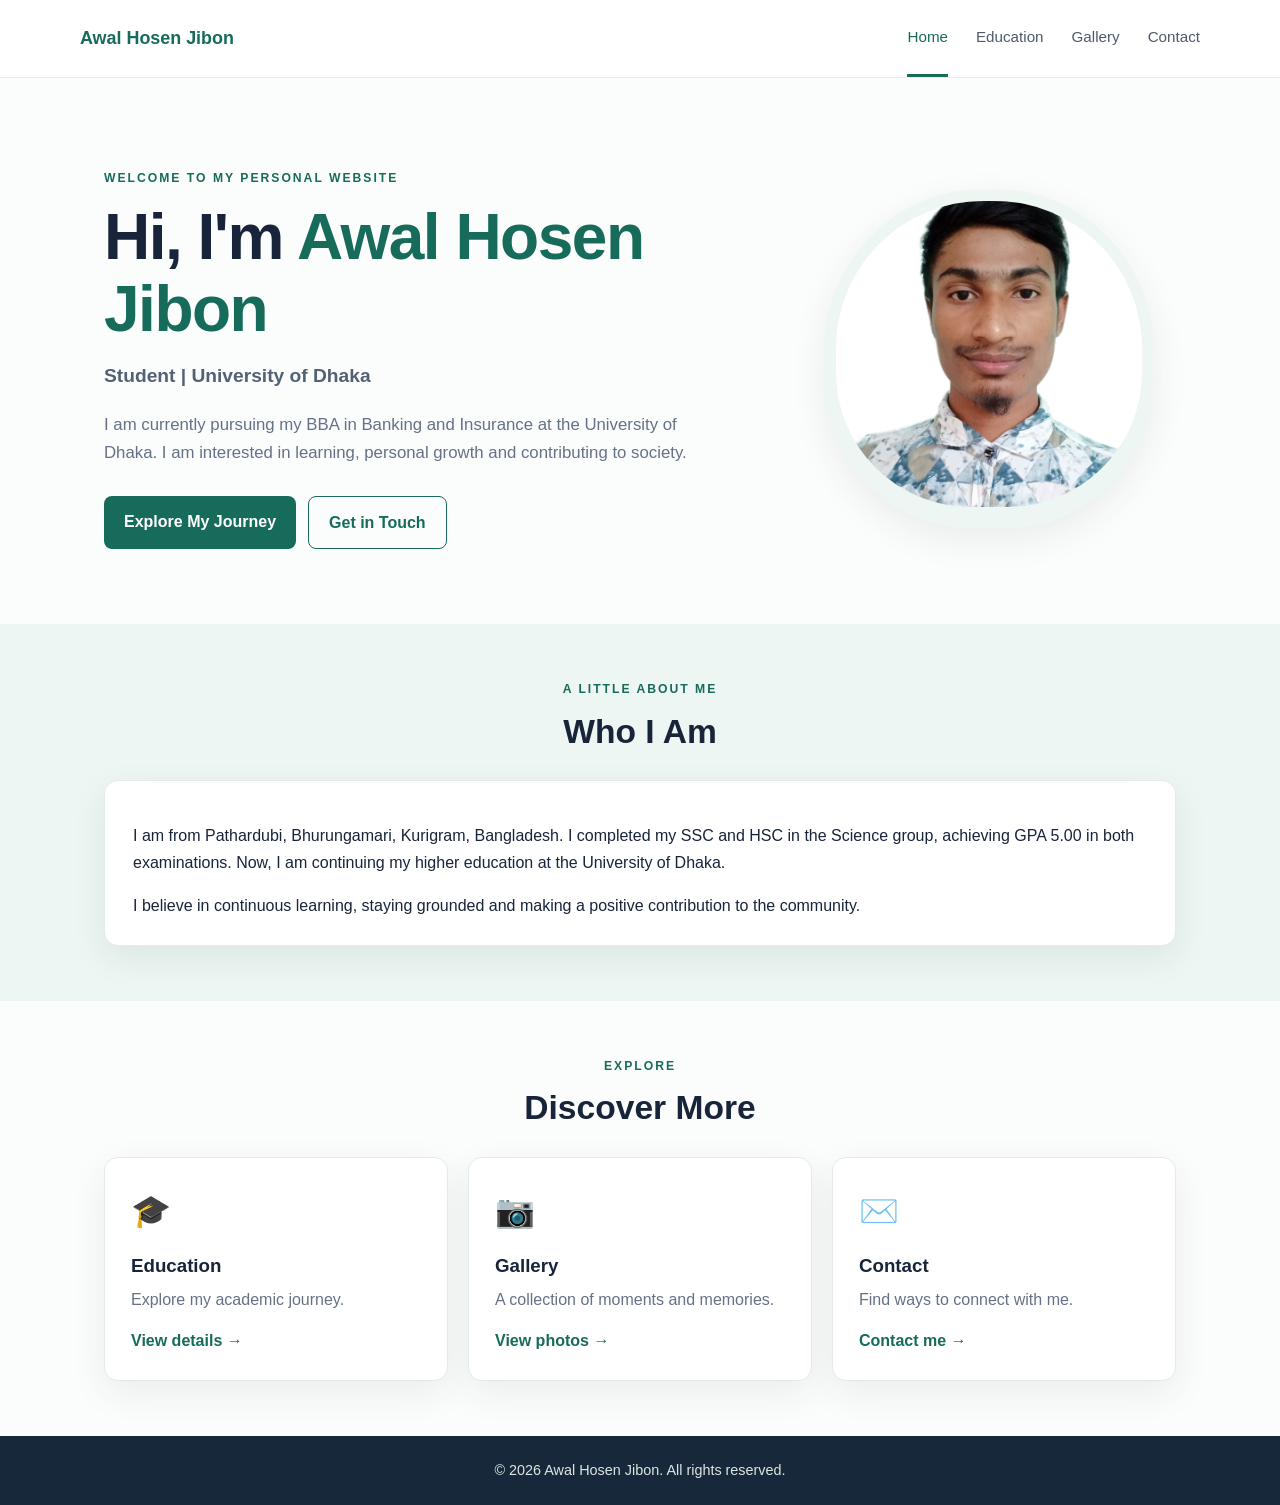
<file: index.html>
<!DOCTYPE html>
<html lang="en">
<head>
  <meta charset="UTF-8">
  <meta name="viewport" content="width=device-width, initial-scale=1.0">
  <title>Awal Hosen Jibon | Home</title>
  <meta name="description" content="Personal website of Awal Hosen Jibon, a student of Banking and Insurance at the University of Dhaka.">
  <link rel="canonical" href="https://awalhosenjibon.github.io/">
  <link rel="stylesheet" href="css/style.css">
</head>
<body>
  <header class="site-header">
    <a class="brand" href="index.html">Awal Hosen Jibon</a>
    <button class="menu-toggle" aria-label="Toggle navigation" aria-expanded="false">☰</button>
    <nav class="main-nav">
      <a class="active" href="index.html">Home</a>
      <a href="pages/education.html">Education</a>
      <a href="pages/gallery.html">Gallery</a>
      <a href="pages/contact.html">Contact</a>
    </nav>
  </header>

  <main>
    <section class="hero">
      <div class="hero-content">
        <p class="eyebrow">WELCOME TO MY PERSONAL WEBSITE</p>
        <h1>Hi, I'm <span>Awal Hosen Jibon</span></h1>
        <h2>Student | University of Dhaka</h2>
        <p class="lead">I am currently pursuing my BBA in Banking and Insurance at the University of Dhaka. I am interested in learning, personal growth and contributing to society.</p>
        <div class="hero-actions">
          <a class="button" href="pages/education.html">Explore My Journey</a>
          <a class="button button-outline" href="pages/contact.html">Get in Touch</a>
        </div>
      </div>
      <div class="hero-photo-wrap">
        <img class="profile-photo" src="profile.png" alt="Portrait of Awal Hosen Jibon">
      </div>
    </section>

    <section class="section intro-section">
      <div class="section-heading">
        <p class="eyebrow">A LITTLE ABOUT ME</p>
        <h2>Who I Am</h2>
      </div>
      <div class="content-card">
        <p>I am from Pathardubi, Bhurungamari, Kurigram, Bangladesh. I completed my SSC and HSC in the Science group, achieving GPA 5.00 in both examinations. Now, I am continuing my higher education at the University of Dhaka.</p>
        <p>I believe in continuous learning, staying grounded and making a positive contribution to the community.</p>
      </div>
    </section>

    <section class="section quick-links">
      <div class="section-heading">
        <p class="eyebrow">EXPLORE</p>
        <h2>Discover More</h2>
      </div>
      <div class="card-grid">
        <a class="feature-card" href="pages/education.html"><span class="feature-icon">🎓</span><h3>Education</h3><p>Explore my academic journey.</p><span class="card-link">View details →</span></a>
        <a class="feature-card" href="pages/gallery.html"><span class="feature-icon">📷</span><h3>Gallery</h3><p>A collection of moments and memories.</p><span class="card-link">View photos →</span></a>
        <a class="feature-card" href="pages/contact.html"><span class="feature-icon">✉️</span><h3>Contact</h3><p>Find ways to connect with me.</p><span class="card-link">Contact me →</span></a>
      </div>
    </section>
  </main>

  <footer class="site-footer"><p>© <span class="current-year"></span> Awal Hosen Jibon. All rights reserved.</p></footer>
  <script src="js/script.js"></script>
</body>
</html>
</file>
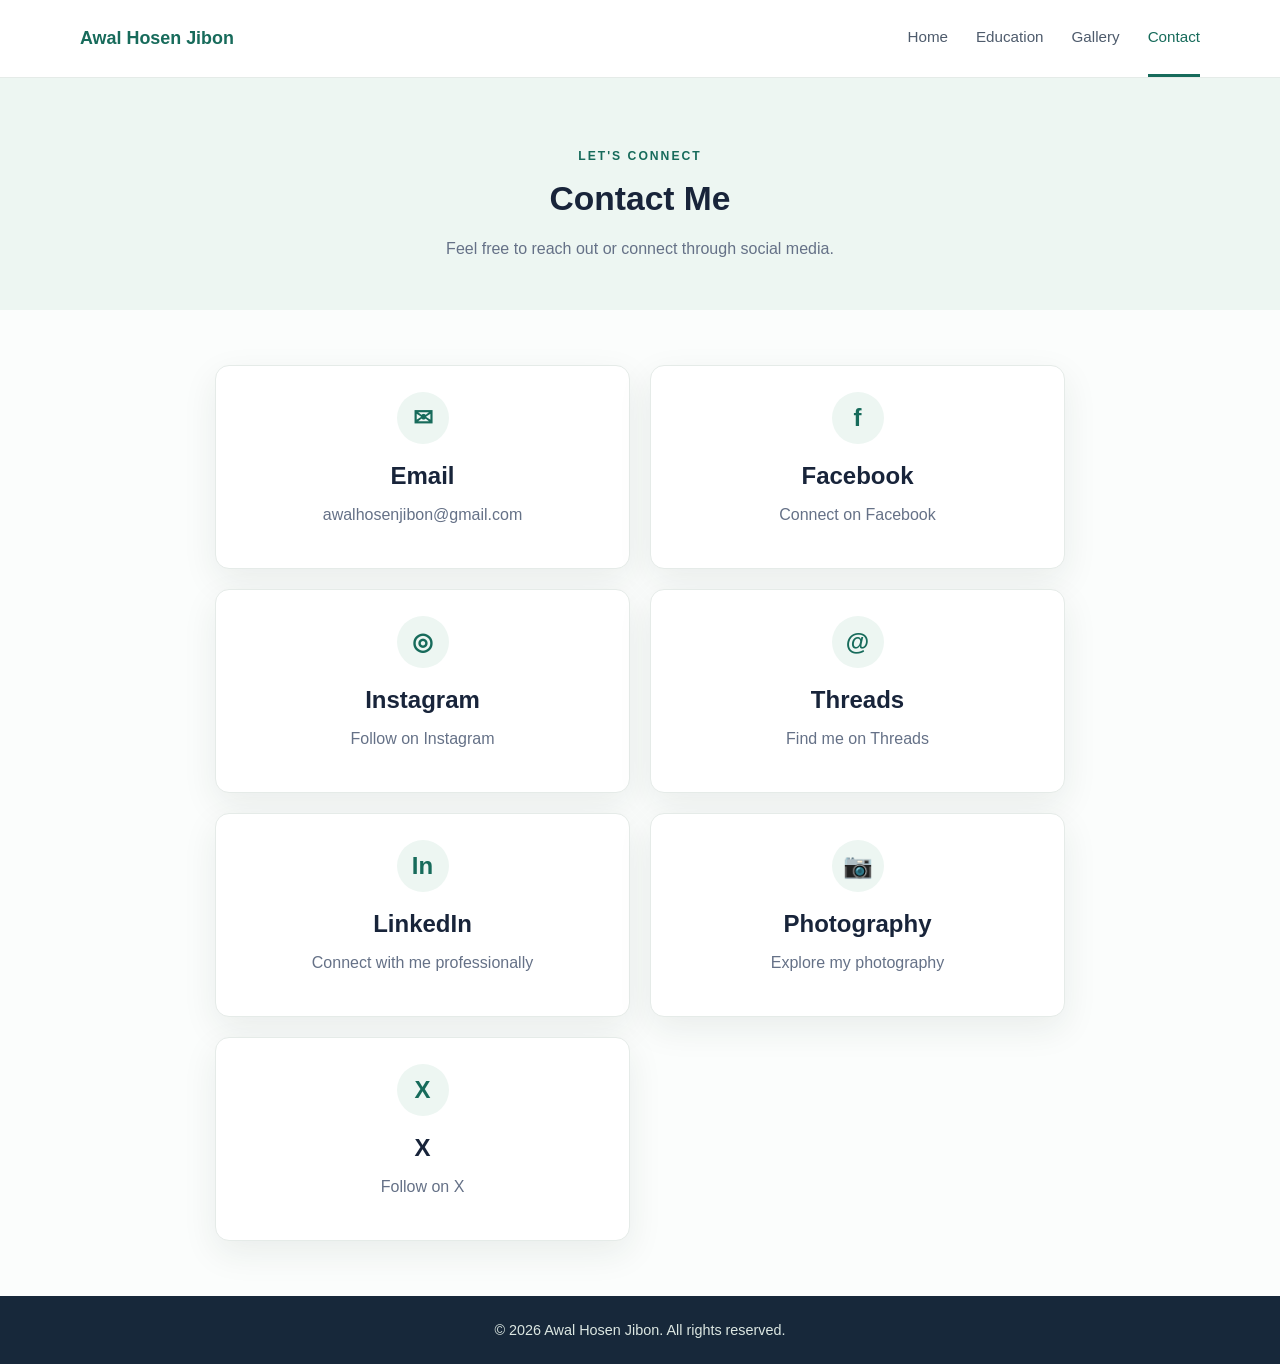
<file: pages/contact.html>
<!DOCTYPE html>
<html lang="en">
<head>
  <meta charset="UTF-8">
  <meta name="viewport" content="width=device-width, initial-scale=1.0">
  <title>Contact | Awal Hosen Jibon</title>
  <meta name="description" content="Contact and social media links for Awal Hosen Jibon.">
  <link rel="canonical" href="https://awalhosenjibon.github.io/pages/contact.html">
  <link rel="stylesheet" href="../css/style.css">
</head>
<body>
  <header class="site-header">
    <a class="brand" href="../index.html">Awal Hosen Jibon</a>
    <button class="menu-toggle" aria-label="Toggle navigation" aria-expanded="false">☰</button>
    <nav class="main-nav">
      <a href="../index.html">Home</a><a href="education.html">Education</a><a href="gallery.html">Gallery</a><a class="active" href="contact.html">Contact</a>
    </nav>
  </header>
  <main class="page-main">
    <section class="page-banner"><p class="eyebrow">LET'S CONNECT</p><h1>Contact Me</h1><p>Feel free to reach out or connect through social media.</p></section>
    <section class="section">
      <div class="contact-grid">
        <a class="contact-card" href="mailto:awalhosenjibon@gmail.com"><span class="contact-icon">✉</span><h2>Email</h2><p>awalhosenjibon@gmail.com</p></a>
        <a class="contact-card" href="https://www.facebook.com/awalhosenjibon" target="_blank" rel="noopener noreferrer"><span class="contact-icon">f</span><h2>Facebook</h2><p>Connect on Facebook</p></a>
        <a class="contact-card" href="https://www.instagram.com/awalhosenjibon" target="_blank" rel="noopener noreferrer"><span class="contact-icon">◎</span><h2>Instagram</h2><p>Follow on Instagram</p></a>
        <a class="contact-card" href="https://www.threads.com/@awalhosenjibon" target="_blank" rel="noopener noreferrer"><span class="contact-icon">@</span><h2>Threads</h2><p>Find me on Threads</p></a>
         <a class="contact-card" href="https://bd.linkedin.com/in/awalhosenjibon" target="_blank" rel="noopener noreferrer"><span class="contact-icon">In</span><h2>LinkedIn</h2><p>Connect with me professionally</p></a>
         <a class="contact-card"href="https://www.facebook.com/share/1K5Ce6yWRS/"target="_blank"rel="noopener noreferrer"><span class="contact-icon">📷</span><h2>Photography</h2><p>Explore my photography</p></a>
         <a class="contact-card"href="https://x.com/awalhosenjibon1"target="_blank"rel="noopener noreferrer"><span class="contact-icon">X</span><h2>X</h2><p>Follow on X</p></a>
      
      </div>
      </div>
    </section>
  </main>
  <footer class="site-footer"><p>© <span class="current-year"></span> Awal Hosen Jibon. All rights reserved.</p></footer>
  <script src="../js/script.js"></script>
</body>
</html>
</file>
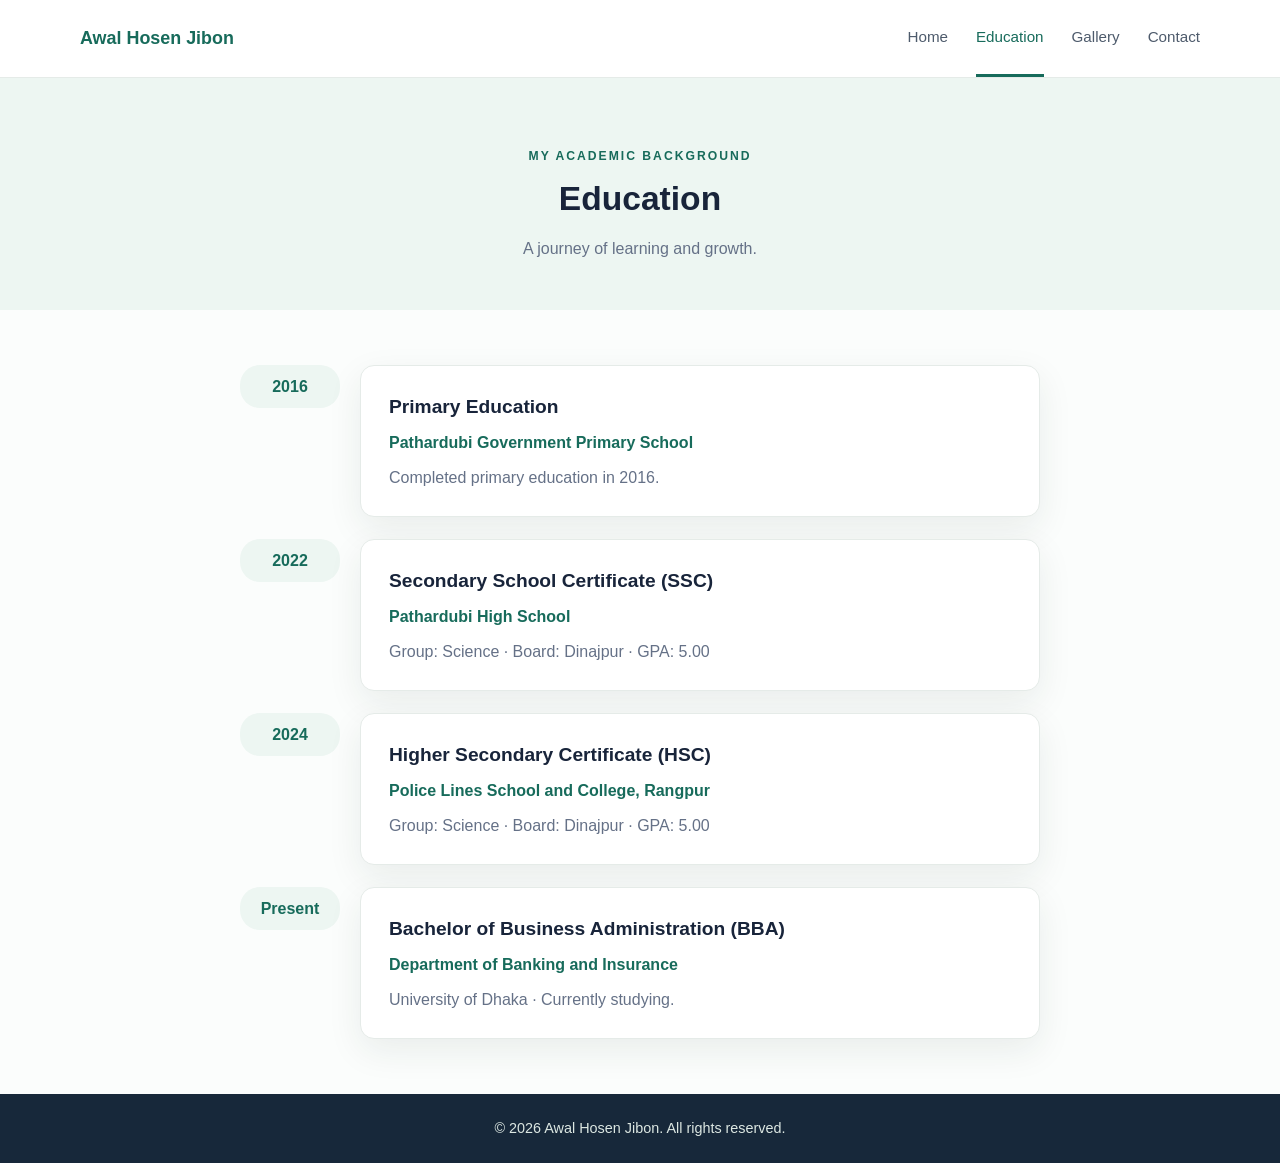
<file: pages/education.html>
<!DOCTYPE html>
<html lang="en">
<head>
  <meta charset="UTF-8">
  <meta name="viewport" content="width=device-width, initial-scale=1.0">
  <title>Education | Awal Hosen Jibon</title>
  <meta name="description" content="Academic background and educational journey of Awal Hosen Jibon.">
  <link rel="canonical" href="https://awalhosenjibon.github.io/pages/education.html">
  <link rel="stylesheet" href="../css/style.css">
</head>
<body>
  <header class="site-header">
    <a class="brand" href="../index.html">Awal Hosen Jibon</a>
    <button class="menu-toggle" aria-label="Toggle navigation" aria-expanded="false">☰</button>
    <nav class="main-nav">
      <a href="../index.html">Home</a><a class="active" href="education.html">Education</a><a href="gallery.html">Gallery</a><a href="contact.html">Contact</a>
    </nav>
  </header>
  <main class="page-main">
    <section class="page-banner"><p class="eyebrow">MY ACADEMIC BACKGROUND</p><h1>Education</h1><p>A journey of learning and growth.</p></section>
    <section class="section">
      <div class="timeline">
        <article class="timeline-item"><span class="timeline-year">2016</span><div class="content-card"><h2>Primary Education</h2><h3>Pathardubi Government Primary School</h3><p>Completed primary education in 2016.</p></div></article>
        <article class="timeline-item"><span class="timeline-year">2022</span><div class="content-card"><h2>Secondary School Certificate (SSC)</h2><h3>Pathardubi High School</h3><p>Group: Science · Board: Dinajpur · GPA: 5.00</p></div></article>
        <article class="timeline-item"><span class="timeline-year">2024</span><div class="content-card"><h2>Higher Secondary Certificate (HSC)</h2><h3>Police Lines School and College, Rangpur</h3><p>Group: Science · Board: Dinajpur · GPA: 5.00</p></div></article>
        <article class="timeline-item"><span class="timeline-year">Present</span><div class="content-card"><h2>Bachelor of Business Administration (BBA)</h2><h3>Department of Banking and Insurance</h3><p>University of Dhaka · Currently studying.</p></div></article>
      </div>
    </section>
  </main>
  <footer class="site-footer"><p>© <span class="current-year"></span> Awal Hosen Jibon. All rights reserved.</p></footer>
  <script src="../js/script.js"></script>
</body>
</html>
</file>
<file: css/style.css>
/* Shared styles for Awal Hosen Jibon's personal website */
:root{--ink:#18243a;--muted:#657187;--primary:#176b5b;--primary-dark:#105044;--pale:#edf6f2;--white:#fff;--line:#e5ebe8;--shadow:0 12px 35px rgba(25,50,43,.08)}
*{box-sizing:border-box}
html{scroll-behavior:smooth}
body{margin:0;font-family:Arial,Helvetica,sans-serif;color:var(--ink);background:#fbfdfc;line-height:1.7}
a{color:inherit;text-decoration:none}
.site-header{min-height:72px;padding:0 max(5%,calc((100% - 1120px)/2));display:flex;align-items:center;justify-content:space-between;gap:24px;background:var(--white);border-bottom:1px solid var(--line);position:sticky;top:0;z-index:10}
.brand{font-size:1.12rem;font-weight:750;color:var(--primary)}
.main-nav{display:flex;gap:28px;align-items:center}
.main-nav a{font-size:.95rem;color:#4e5b6c;padding:24px 0;border-bottom:3px solid transparent}
.main-nav a:hover,.main-nav a.active{color:var(--primary);border-color:var(--primary)}
.menu-toggle{display:none;border:0;background:none;font-size:1.6rem;color:var(--primary);cursor:pointer}
.hero{max-width:1120px;margin:auto;padding:90px 24px 75px;display:grid;grid-template-columns:1.35fr .8fr;align-items:center;gap:65px}
.eyebrow{font-size:.76rem;letter-spacing:2px;font-weight:700;color:var(--primary);margin:0 0 12px}
.hero h1{font-size:clamp(2.35rem,5vw,4.2rem);line-height:1.13;margin:0 0 15px;letter-spacing:-1.5px}
.hero h1 span{color:var(--primary)}
.hero h2{font-size:1.2rem;font-weight:600;color:#526174;margin:0 0 18px}
.lead{font-size:1.05rem;color:var(--muted);max-width:620px}
.hero-photo-wrap{justify-self:center;width:min(100%,330px);aspect-ratio:1/1;border-radius:48% 48% 44% 44%;background:var(--pale);padding:12px;box-shadow:var(--shadow)}
.profile-photo{width:100%;height:100%;object-fit:cover;border-radius:inherit}
.hero-actions{display:flex;gap:12px;flex-wrap:wrap;margin-top:28px}
.button{display:inline-block;background:var(--primary);color:white;padding:12px 20px;border-radius:8px;font-weight:650}
.button:hover{background:var(--primary-dark)}
.button-outline{background:transparent;color:var(--primary);border:1px solid var(--primary)}
.button-outline:hover{background:var(--pale);color:var(--primary-dark)}
.section{max-width:1120px;margin:0 auto;padding:55px 24px}
.intro-section{background:var(--pale);max-width:none;padding-left:max(24px,calc((100% - 1072px)/2));padding-right:max(24px,calc((100% - 1072px)/2))}
.section-heading{text-align:center;margin-bottom:28px}
.section-heading h2,.page-banner h1{font-size:2.1rem;line-height:1.2;margin:0}
.content-card{background:white;padding:25px 28px;border:1px solid var(--line);border-radius:14px;box-shadow:var(--shadow)}
.content-card p:last-child{margin-bottom:0}
.card-grid,.contact-grid{display:grid;grid-template-columns:repeat(3,1fr);gap:20px}
.feature-card,.contact-card{display:block;background:white;border:1px solid var(--line);border-radius:14px;padding:26px;box-shadow:var(--shadow);transition:transform .2s,border-color .2s}
.feature-card:hover,.contact-card:hover{transform:translateY(-4px);border-color:#9bc8b8}
.feature-icon{font-size:2rem}
.feature-card h3,.contact-card h2{margin:12px 0 4px}
.feature-card p,.contact-card p{color:var(--muted);margin:0 0 14px}
.card-link{color:var(--primary);font-weight:700}
.page-main{min-height:calc(100vh - 140px)}
.page-banner{text-align:center;padding:68px 20px 48px;background:var(--pale)}
.page-banner p:last-child{color:var(--muted);margin-bottom:0}
.timeline{max-width:800px;margin:0 auto;display:grid;gap:22px}
.timeline-item{display:grid;grid-template-columns:100px 1fr;gap:20px;align-items:start}
.timeline-year{padding:8px 12px;text-align:center;border-radius:20px;background:var(--pale);color:var(--primary);font-weight:700}
.timeline-item .content-card h2{font-size:1.2rem;margin:0 0 5px}
.timeline-item .content-card h3{font-size:1rem;color:var(--primary);margin:0 0 8px}
.timeline-item .content-card p{margin:0;color:var(--muted)}
.gallery-grid{display:grid;grid-template-columns:repeat(3,1fr);gap:18px}
.gallery-image{width:100%;height:260px;object-fit:cover;border-radius:12px;cursor:zoom-in;box-shadow:var(--shadow);transition:transform .2s}
.gallery-image:hover{transform:scale(1.02)}
.small-note{text-align:center;color:var(--muted);font-size:.85rem;margin-top:22px}
.contact-grid{grid-template-columns:repeat(2,1fr);max-width:850px;margin:0 auto}
.contact-card{text-align:center}
.contact-icon{display:inline-grid;place-items:center;width:52px;height:52px;border-radius:50%;background:var(--pale);color:var(--primary);font-size:1.5rem;font-weight:700}
.contact-card p{overflow-wrap:anywhere}
.site-footer{text-align:center;padding:22px 15px;background:#17283a;color:#dce7e2;font-size:.9rem}
.site-footer p{margin:0}
.lightbox{display:none;position:fixed;inset:0;background:rgba(8,15,20,.92);z-index:30;align-items:center;justify-content:center;padding:30px}
.lightbox.open{display:flex}
.lightbox img{max-width:min(95vw,1000px);max-height:85vh;object-fit:contain;border-radius:8px}
.lightbox-close{position:absolute;top:15px;right:25px;background:none;border:0;color:white;font-size:2.7rem;cursor:pointer}
@media(max-width:760px){
 .site-header{padding:0 20px;min-height:65px;flex-wrap:wrap}
 .menu-toggle{display:block}
 .main-nav{display:none;flex-basis:100%;flex-direction:column;align-items:stretch;gap:0;padding:0 0 12px}
 .main-nav.open{display:flex}
 .main-nav a{padding:10px 0;border-bottom:1px solid var(--line)}
 .main-nav a.active{border-bottom-color:var(--primary)}
 .hero{grid-template-columns:1fr;text-align:center;padding-top:55px;gap:35px}
 .hero-photo-wrap{grid-row:1;width:230px}
 .lead{margin-left:auto;margin-right:auto}
 .hero-actions{justify-content:center}
 .card-grid,.gallery-grid{grid-template-columns:repeat(2,1fr)}
 .gallery-image{height:210px}
}
@media(max-width:480px){
 .card-grid,.gallery-grid,.contact-grid{grid-template-columns:1fr}
 .gallery-image{height:260px}
 .timeline-item{grid-template-columns:1fr;gap:8px}
 .timeline-year{justify-self:start;padding:5px 13px}
 .section{padding:42px 18px}
 .intro-section{padding-left:18px;padding-right:18px}
 .content-card{padding:20px}
}
</file>
